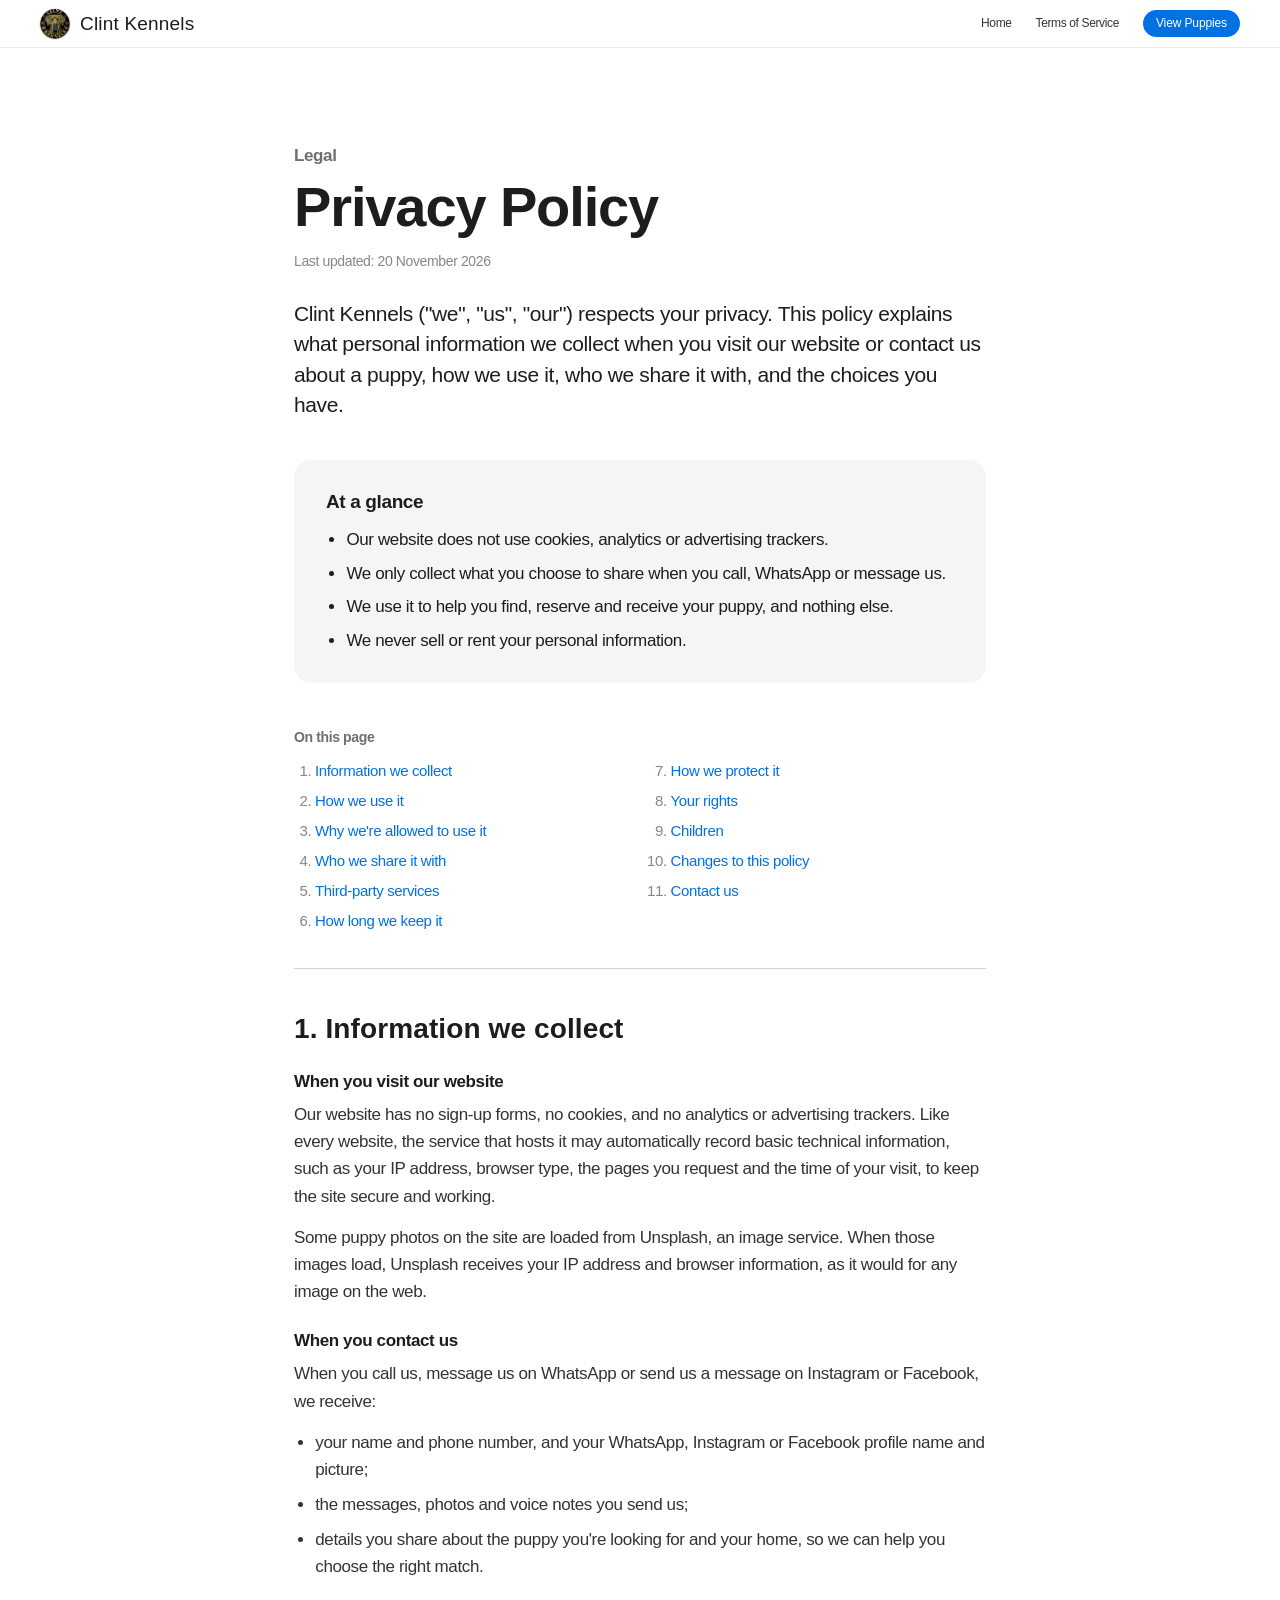
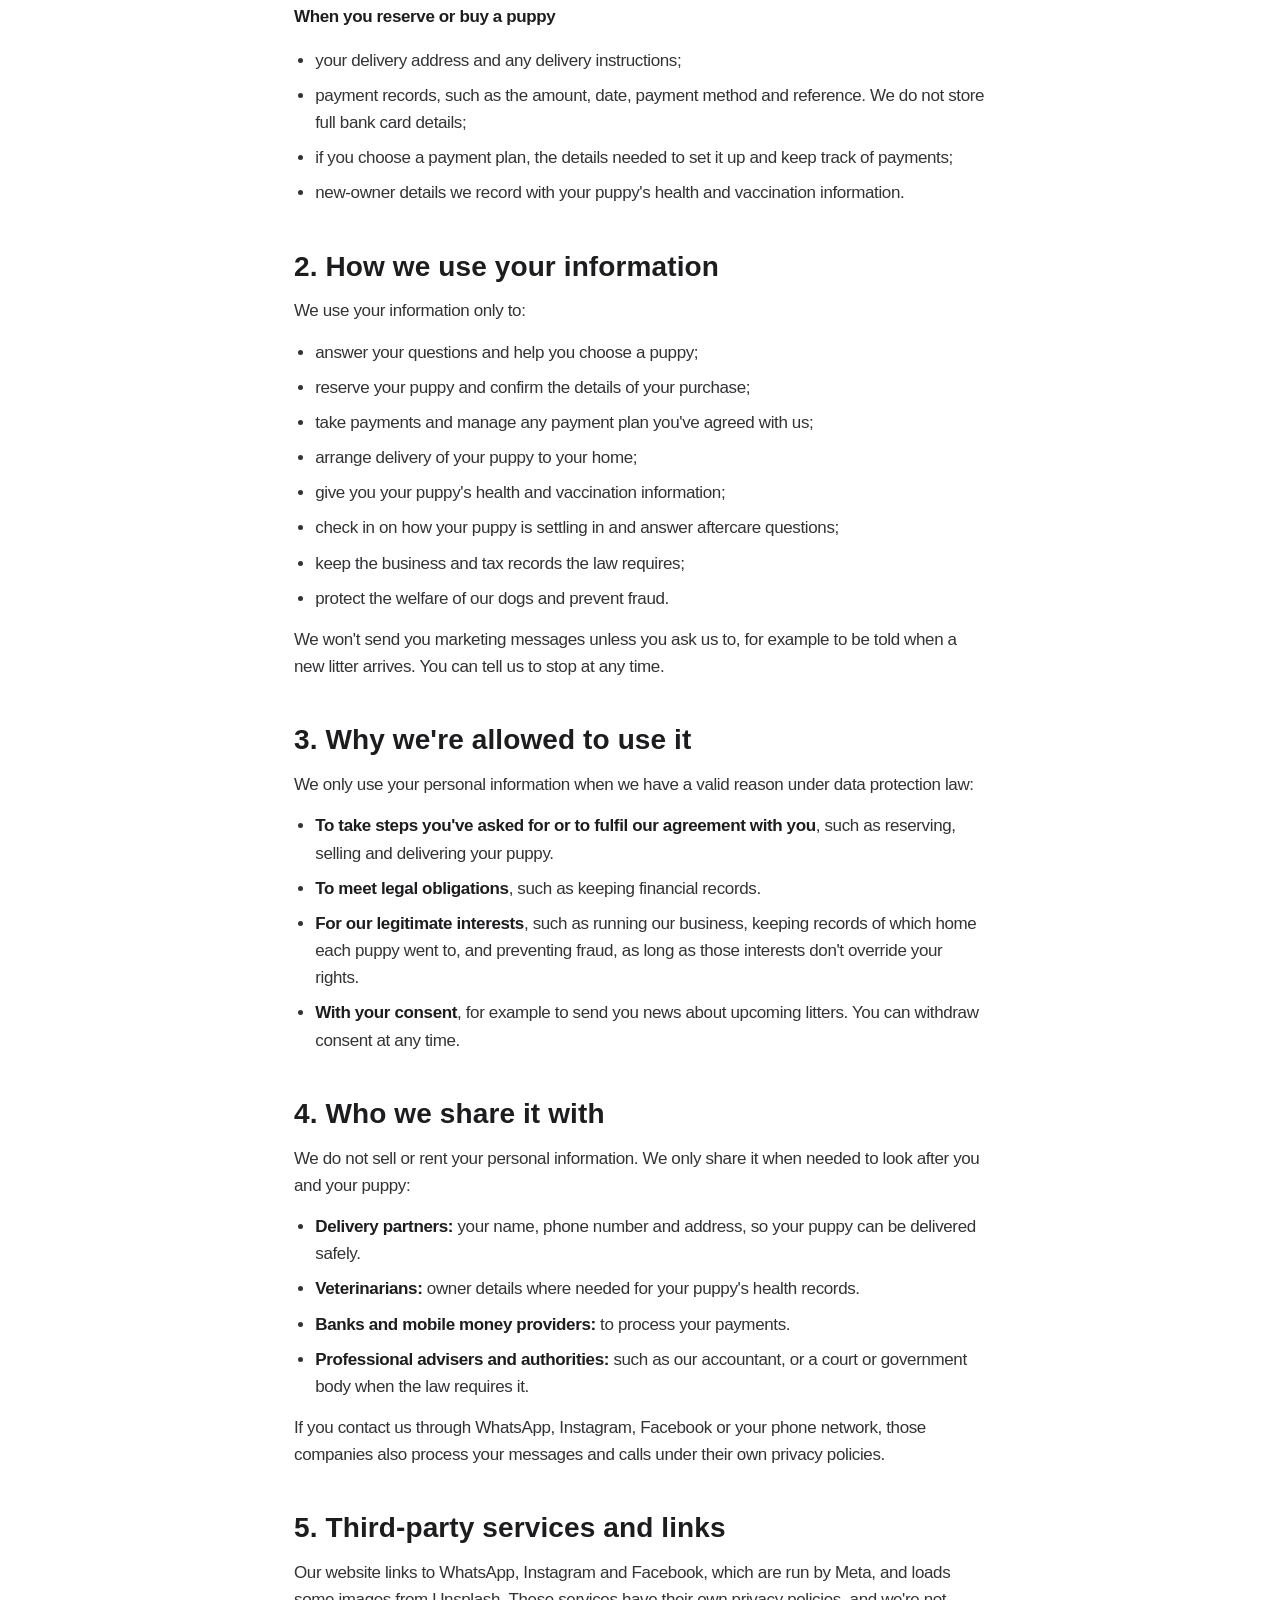
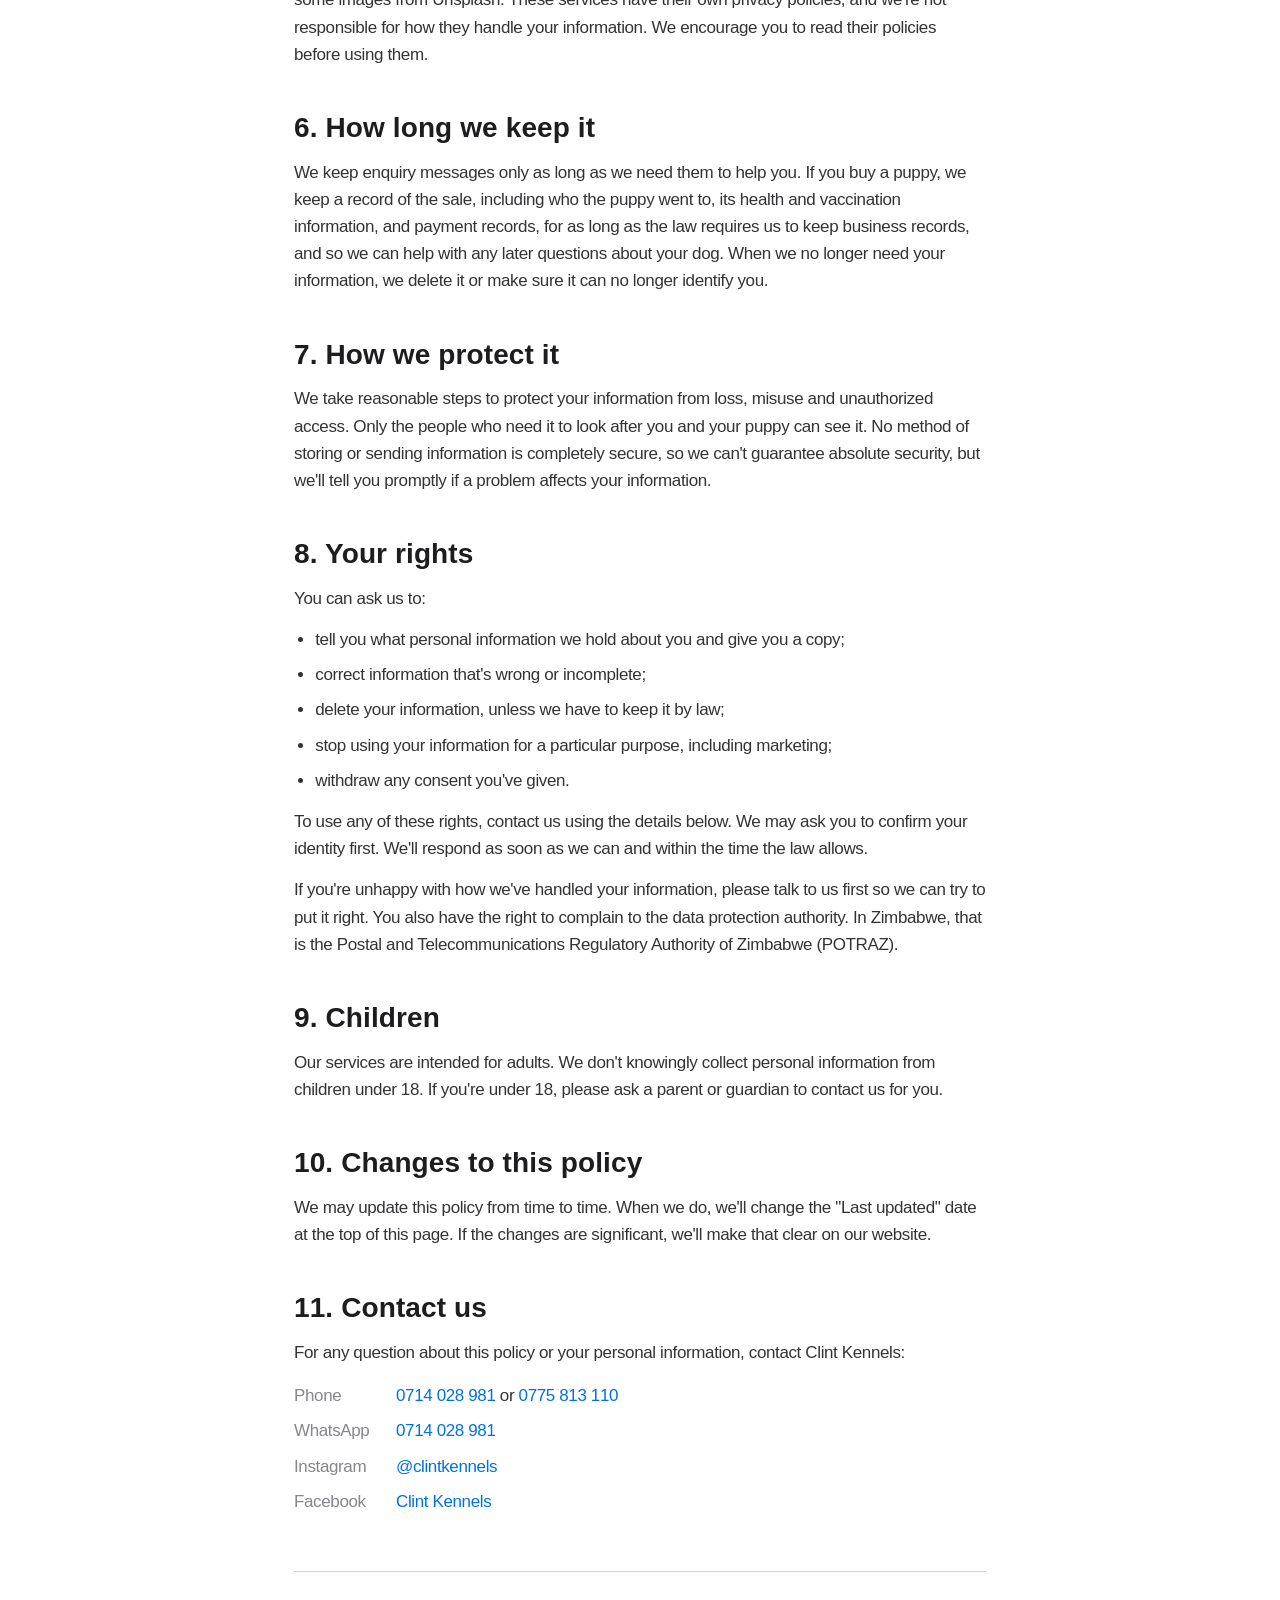
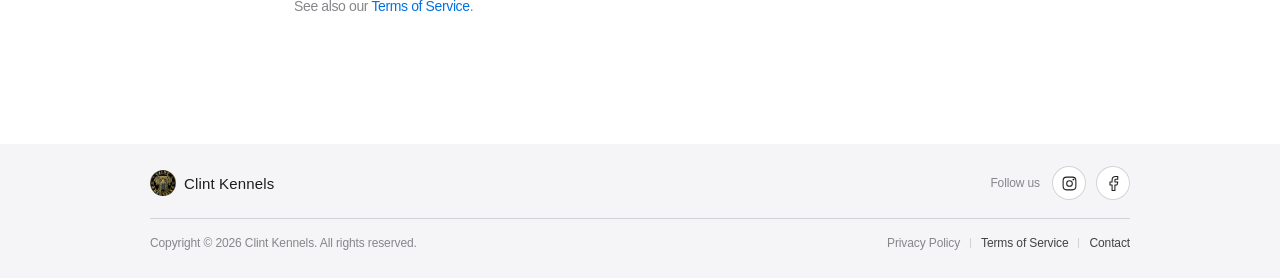
<file: privacy.html>
<!DOCTYPE html>
<html lang="en">
<head>
  <meta charset="UTF-8">
  <meta name="viewport" content="width=device-width, initial-scale=1">
  <title>Privacy Policy — Clint Kennels</title>
  <meta name="description" content="How Clint Kennels collects, uses and protects your personal information.">
  <meta name="theme-color" content="#ffffff">
  <link rel="icon" href="images/clint-kennels-logo.jpg">
  <link rel="stylesheet" href="legal.css">
  <!--
    This policy was drafted for Clint Kennels in plain language. It is not legal advice.
    Before relying on it, have a local lawyer review it, and update it whenever the way you
    handle customer information changes (for example, if you add a contact form or analytics).
  -->
</head>

<body>
  <a class="skip-link" href="#main">Skip to content</a>

  <header class="nav">
    <div class="container container--wide nav__inner">
      <a class="brand" href="index.html" aria-label="Clint Kennels home">
        <img src="images/clint-kennels-logo.jpg" alt="" width="30" height="30">
        <span>Clint Kennels</span>
      </a>
      <div class="nav__right">
        <a class="nav__link" href="index.html">Home</a>
        <a class="nav__link" href="terms.html">Terms of Service</a>
        <a class="btn" href="index.html#available">View Puppies</a>
      </div>
    </div>
  </header>

  <main id="main" class="legal">
    <article class="container">
      <p class="legal__eyebrow">Legal</p>
      <h1>Privacy Policy</h1>
      <p class="legal__updated">Last updated: 20 November 2026</p>

      <p class="legal__lead">
        Clint Kennels ("we", "us", "our") respects your privacy. This policy explains what personal
        information we collect when you visit our website or contact us about a puppy, how we use it,
        who we share it with, and the choices you have.
      </p>

      <div class="summary">
        <h2>At a glance</h2>
        <ul>
          <li>Our website does not use cookies, analytics or advertising trackers.</li>
          <li>We only collect what you choose to share when you call, WhatsApp or message us.</li>
          <li>We use it to help you find, reserve and receive your puppy, and nothing else.</li>
          <li>We never sell or rent your personal information.</li>
        </ul>
      </div>

      <nav class="toc" aria-label="On this page">
        <h2>On this page</h2>
        <ol>
          <li><a href="#collect">Information we collect</a></li>
          <li><a href="#use">How we use it</a></li>
          <li><a href="#basis">Why we're allowed to use it</a></li>
          <li><a href="#share">Who we share it with</a></li>
          <li><a href="#third-party">Third-party services</a></li>
          <li><a href="#retention">How long we keep it</a></li>
          <li><a href="#security">How we protect it</a></li>
          <li><a href="#rights">Your rights</a></li>
          <li><a href="#children">Children</a></li>
          <li><a href="#changes">Changes to this policy</a></li>
          <li><a href="#contact">Contact us</a></li>
        </ol>
      </nav>

      <section id="collect">
        <h2>1. Information we collect</h2>

        <h3>When you visit our website</h3>
        <p>
          Our website has no sign-up forms, no cookies, and no analytics or advertising trackers. Like
          every website, the service that hosts it may automatically record basic technical
          information, such as your IP address, browser type, the pages you request and the time of
          your visit, to keep the site secure and working.
        </p>
        <p>
          Some puppy photos on the site are loaded from Unsplash, an image service. When those images
          load, Unsplash receives your IP address and browser information, as it would for any image
          on the web.
        </p>

        <h3>When you contact us</h3>
        <p>When you call us, message us on WhatsApp or send us a message on Instagram or Facebook, we receive:</p>
        <ul>
          <li>your name and phone number, and your WhatsApp, Instagram or Facebook profile name and picture;</li>
          <li>the messages, photos and voice notes you send us;</li>
          <li>details you share about the puppy you're looking for and your home, so we can help you choose the right match.</li>
        </ul>

        <h3>When you reserve or buy a puppy</h3>
        <ul>
          <li>your delivery address and any delivery instructions;</li>
          <li>payment records, such as the amount, date, payment method and reference. We do not store full bank card details;</li>
          <li>if you choose a payment plan, the details needed to set it up and keep track of payments;</li>
          <li>new-owner details we record with your puppy's health and vaccination information.</li>
        </ul>
      </section>

      <section id="use">
        <h2>2. How we use your information</h2>
        <p>We use your information only to:</p>
        <ul>
          <li>answer your questions and help you choose a puppy;</li>
          <li>reserve your puppy and confirm the details of your purchase;</li>
          <li>take payments and manage any payment plan you've agreed with us;</li>
          <li>arrange delivery of your puppy to your home;</li>
          <li>give you your puppy's health and vaccination information;</li>
          <li>check in on how your puppy is settling in and answer aftercare questions;</li>
          <li>keep the business and tax records the law requires;</li>
          <li>protect the welfare of our dogs and prevent fraud.</li>
        </ul>
        <p>
          We won't send you marketing messages unless you ask us to, for example to be told when a new
          litter arrives. You can tell us to stop at any time.
        </p>
      </section>

      <section id="basis">
        <h2>3. Why we're allowed to use it</h2>
        <p>We only use your personal information when we have a valid reason under data protection law:</p>
        <ul>
          <li><strong>To take steps you've asked for or to fulfil our agreement with you</strong>, such as reserving, selling and delivering your puppy.</li>
          <li><strong>To meet legal obligations</strong>, such as keeping financial records.</li>
          <li><strong>For our legitimate interests</strong>, such as running our business, keeping records of which home each puppy went to, and preventing fraud, as long as those interests don't override your rights.</li>
          <li><strong>With your consent</strong>, for example to send you news about upcoming litters. You can withdraw consent at any time.</li>
        </ul>
      </section>

      <section id="share">
        <h2>4. Who we share it with</h2>
        <p>We do not sell or rent your personal information. We only share it when needed to look after you and your puppy:</p>
        <ul>
          <li><strong>Delivery partners:</strong> your name, phone number and address, so your puppy can be delivered safely.</li>
          <li><strong>Veterinarians:</strong> owner details where needed for your puppy's health records.</li>
          <li><strong>Banks and mobile money providers:</strong> to process your payments.</li>
          <li><strong>Professional advisers and authorities:</strong> such as our accountant, or a court or government body when the law requires it.</li>
        </ul>
        <p>
          If you contact us through WhatsApp, Instagram, Facebook or your phone network, those companies also
          process your messages and calls under their own privacy policies.
        </p>
      </section>

      <section id="third-party">
        <h2>5. Third-party services and links</h2>
        <p>
          Our website links to WhatsApp, Instagram and Facebook, which are run by Meta, and loads some images from
          Unsplash. These services have their own privacy policies, and we're not responsible for how
          they handle your information. We encourage you to read their policies before using them.
        </p>
      </section>

      <section id="retention">
        <h2>6. How long we keep it</h2>
        <p>
          We keep enquiry messages only as long as we need them to help you. If you buy a puppy, we keep
          a record of the sale, including who the puppy went to, its health and vaccination information,
          and payment records, for as long as the law requires us to keep business records, and so we
          can help with any later questions about your dog. When we no longer need your information, we
          delete it or make sure it can no longer identify you.
        </p>
      </section>

      <section id="security">
        <h2>7. How we protect it</h2>
        <p>
          We take reasonable steps to protect your information from loss, misuse and unauthorized
          access. Only the people who need it to look after you and your puppy can see it. No method of
          storing or sending information is completely secure, so we can't guarantee absolute
          security, but we'll tell you promptly if a problem affects your information.
        </p>
      </section>

      <section id="rights">
        <h2>8. Your rights</h2>
        <p>You can ask us to:</p>
        <ul>
          <li>tell you what personal information we hold about you and give you a copy;</li>
          <li>correct information that's wrong or incomplete;</li>
          <li>delete your information, unless we have to keep it by law;</li>
          <li>stop using your information for a particular purpose, including marketing;</li>
          <li>withdraw any consent you've given.</li>
        </ul>
        <p>
          To use any of these rights, contact us using the details below. We may ask you to confirm
          your identity first. We'll respond as soon as we can and within the time the law allows.
        </p>
        <p>
          If you're unhappy with how we've handled your information, please talk to us first so we can
          try to put it right. You also have the right to complain to the data protection authority.
          In Zimbabwe, that is the Postal and Telecommunications Regulatory Authority of Zimbabwe (POTRAZ).
        </p>
      </section>

      <section id="children">
        <h2>9. Children</h2>
        <p>
          Our services are intended for adults. We don't knowingly collect personal information from
          children under 18. If you're under 18, please ask a parent or guardian to contact us for you.
        </p>
      </section>

      <section id="changes">
        <h2>10. Changes to this policy</h2>
        <p>
          We may update this policy from time to time. When we do, we'll change the "Last updated" date
          at the top of this page. If the changes are significant, we'll make that clear on our website.
        </p>
      </section>

      <section id="contact">
        <h2>11. Contact us</h2>
        <p>For any question about this policy or your personal information, contact Clint Kennels:</p>
        <ul class="contact-list">
          <li><span>Phone</span><span><a href="tel:0714028981">0714 028 981</a> or <a href="tel:0775813110">0775 813 110</a></span></li>
          <li><span>WhatsApp</span><span><a href="https://wa.me/263714028981" target="_blank" rel="noopener">0714 028 981</a></span></li>
          <li><span>Instagram</span><span><a href="https://www.instagram.com/clintkennels/" target="_blank" rel="noopener">@clintkennels</a></span></li>
          <li><span>Facebook</span><span><a href="https://www.facebook.com/profile.php?id=61584107041089" target="_blank" rel="noopener">Clint Kennels</a></span></li>
        </ul>
      </section>

      <p class="legal__note">See also our <a href="terms.html">Terms of Service</a>.</p>
    </article>
  </main>

  <footer class="footer">
    <div class="container">
      <div class="footer__top">
        <a class="footer__brand" href="index.html">
          <img src="images/clint-kennels-logo.jpg" alt="" width="26" height="26">
          Clint Kennels
        </a>
        <div class="socials">
          <span class="socials__label">Follow us</span>
          <a class="social" href="https://www.instagram.com/clintkennels/" target="_blank" rel="noopener me" aria-label="Clint Kennels on Instagram" title="Instagram">
            <span class="social__icon" aria-hidden="true">
              <svg class="icon" viewBox="0 0 24 24"><rect x="3" y="3" width="18" height="18" rx="5"/><circle cx="12" cy="12" r="4"/><circle cx="17.5" cy="6.5" r=".6" fill="currentColor"/></svg>
            </span>
          </a>
          <a class="social" href="https://www.facebook.com/profile.php?id=61584107041089" target="_blank" rel="noopener me" aria-label="Clint Kennels on Facebook" title="Facebook">
            <span class="social__icon" aria-hidden="true">
              <svg class="icon" viewBox="0 0 24 24"><path d="M18 2h-3a5 5 0 0 0-5 5v3H7v4h3v8h4v-8h3l1-4h-4V7a1 1 0 0 1 1-1h3z"/></svg>
            </span>
          </a>
        </div>
      </div>
      <div class="footer__bottom">
        <p>Copyright © <span data-year>2026</span> Clint Kennels. All rights reserved.</p>
        <ul class="footer__links">
          <li><a href="privacy.html" aria-current="page">Privacy Policy</a></li>
          <li><a href="terms.html">Terms of Service</a></li>
          <li><a href="index.html#contact">Contact</a></li>
        </ul>
      </div>
    </div>
  </footer>

  <script>
    document.querySelectorAll('[data-year]').forEach(function (el) { el.textContent = new Date().getFullYear(); });
  </script>
</body>
</html>
</file>
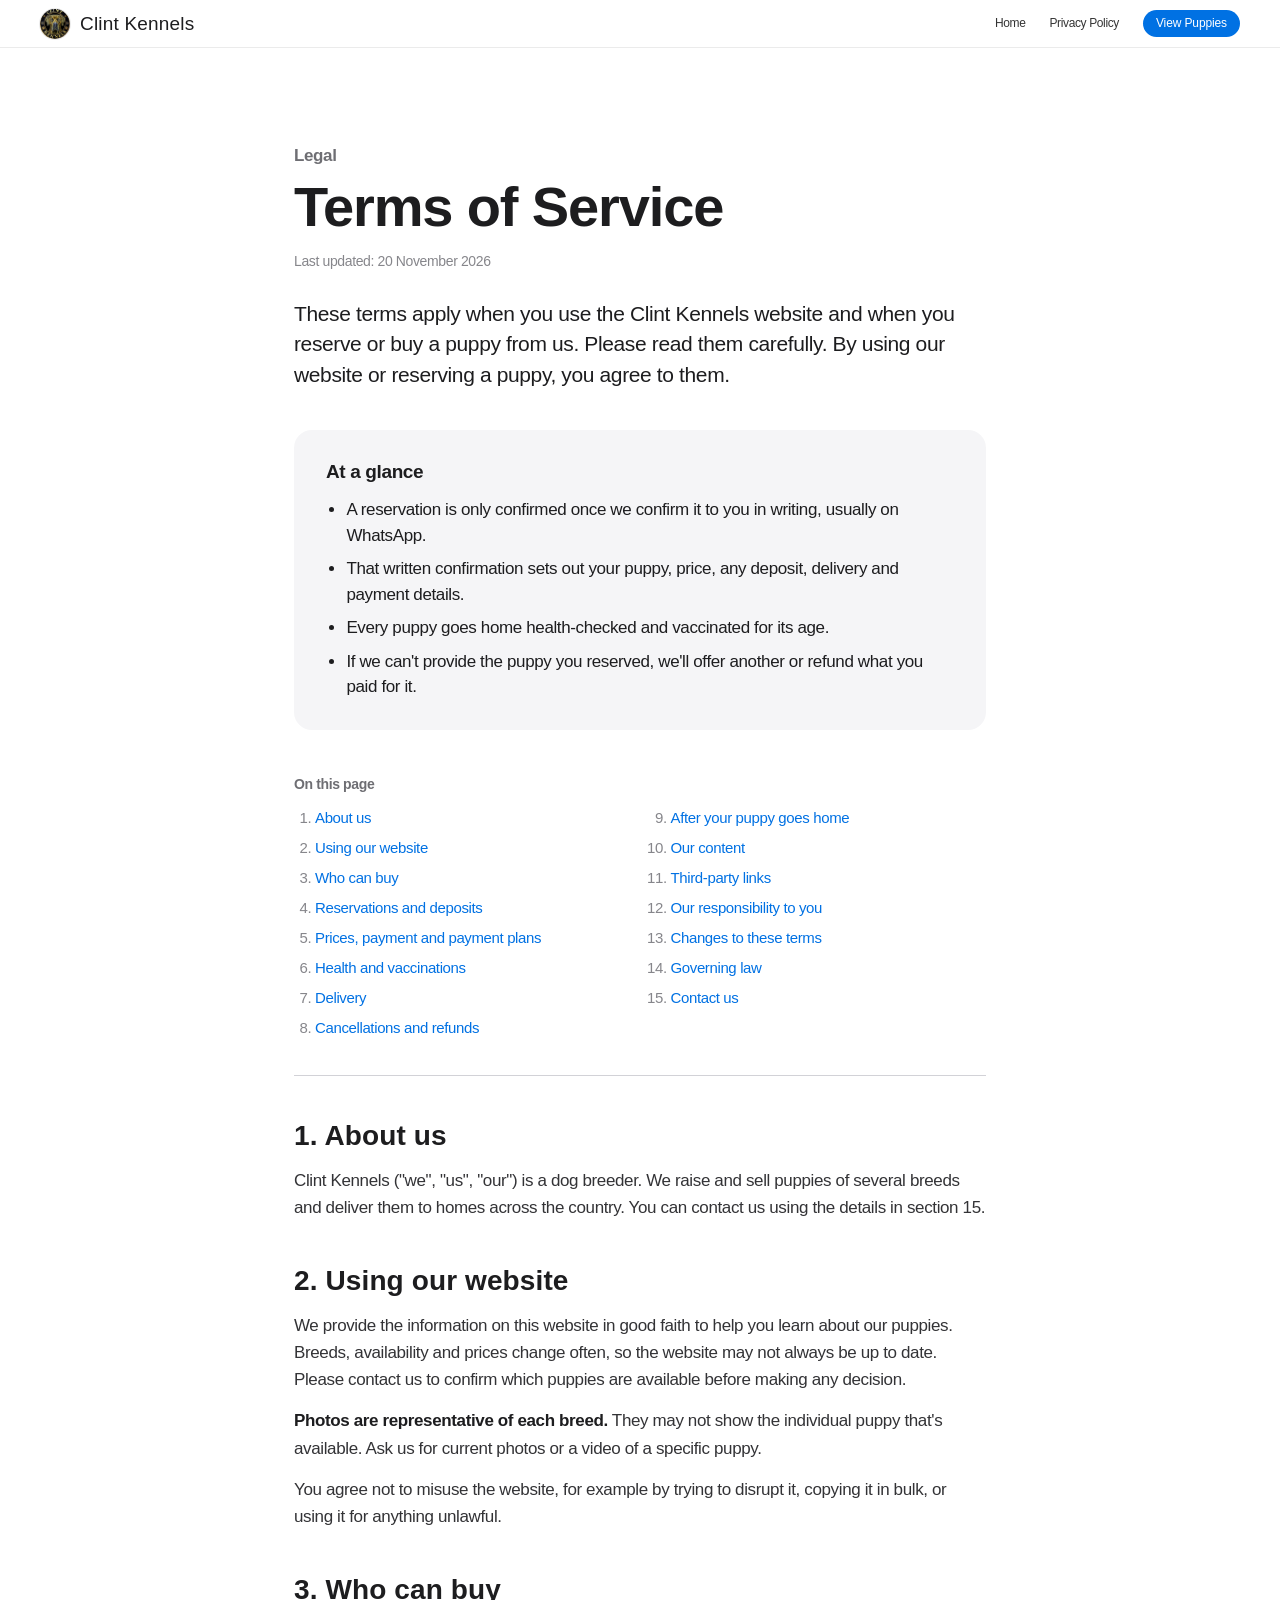
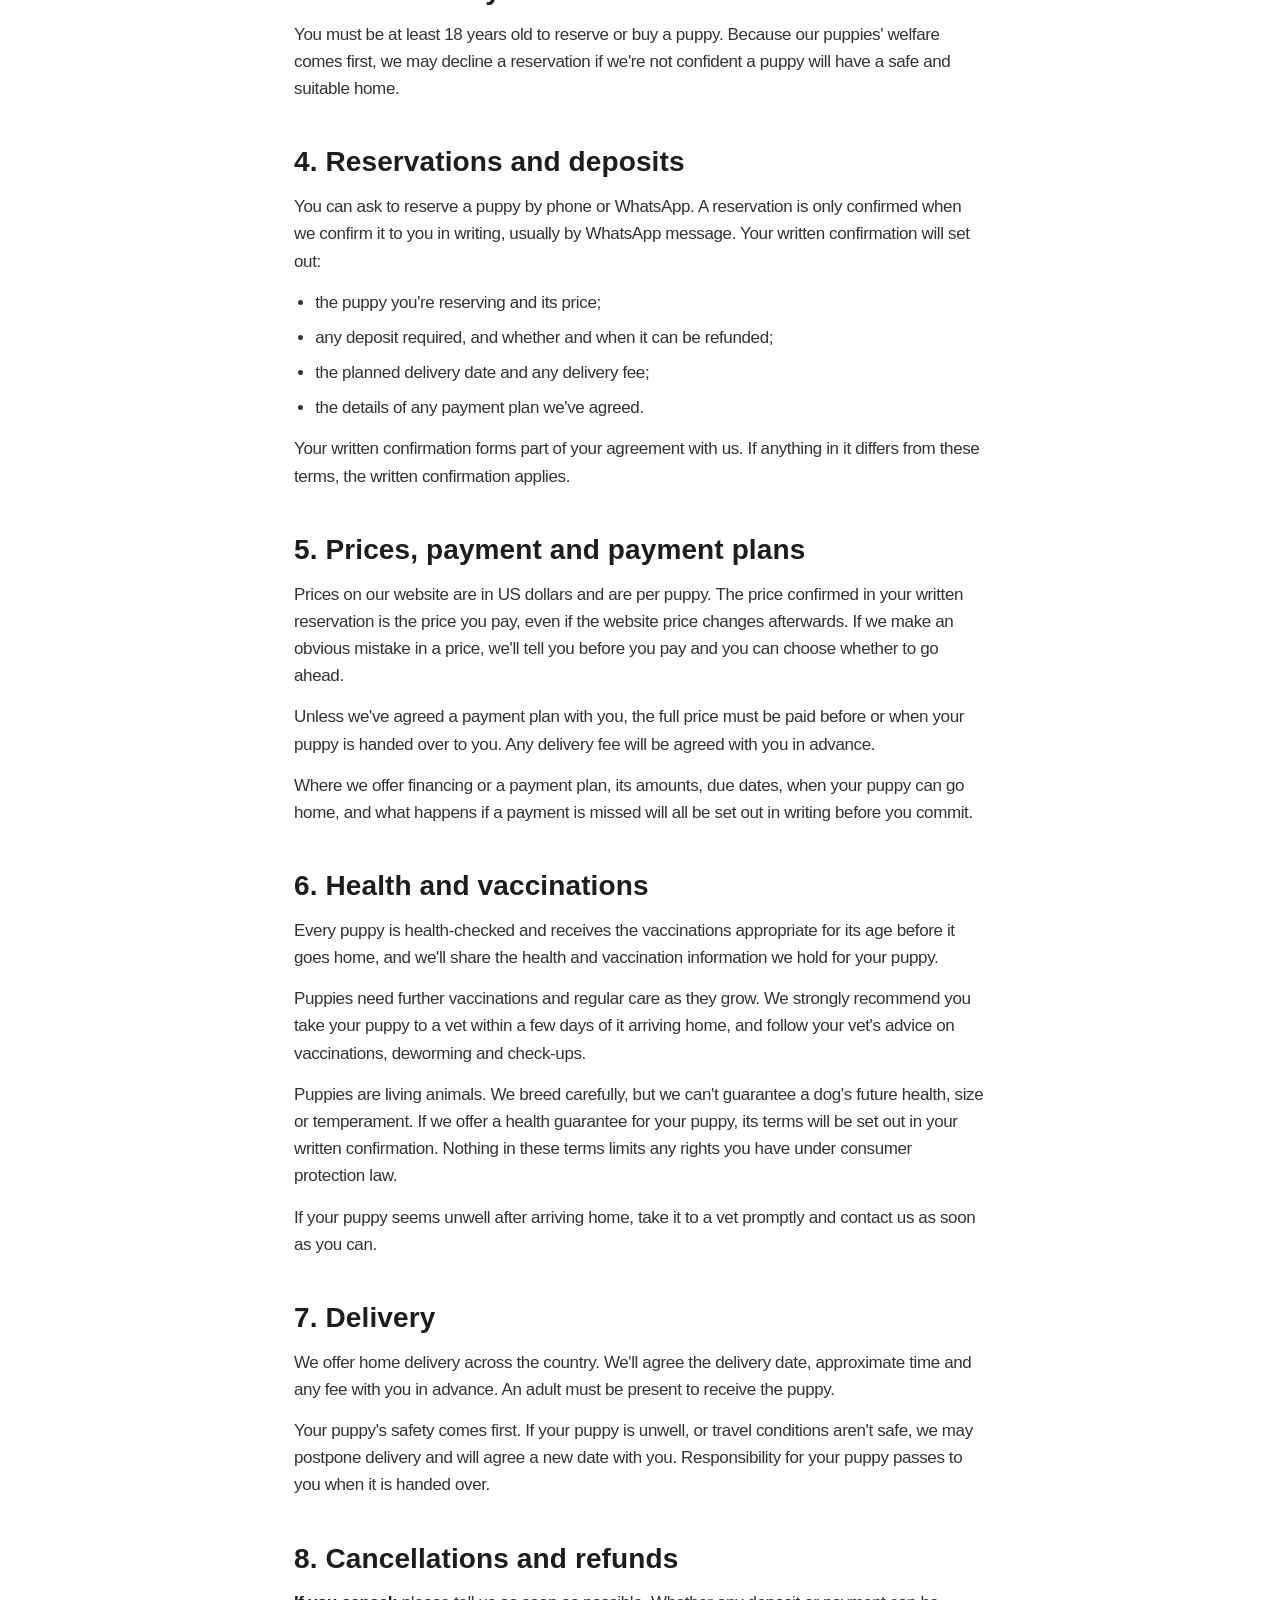
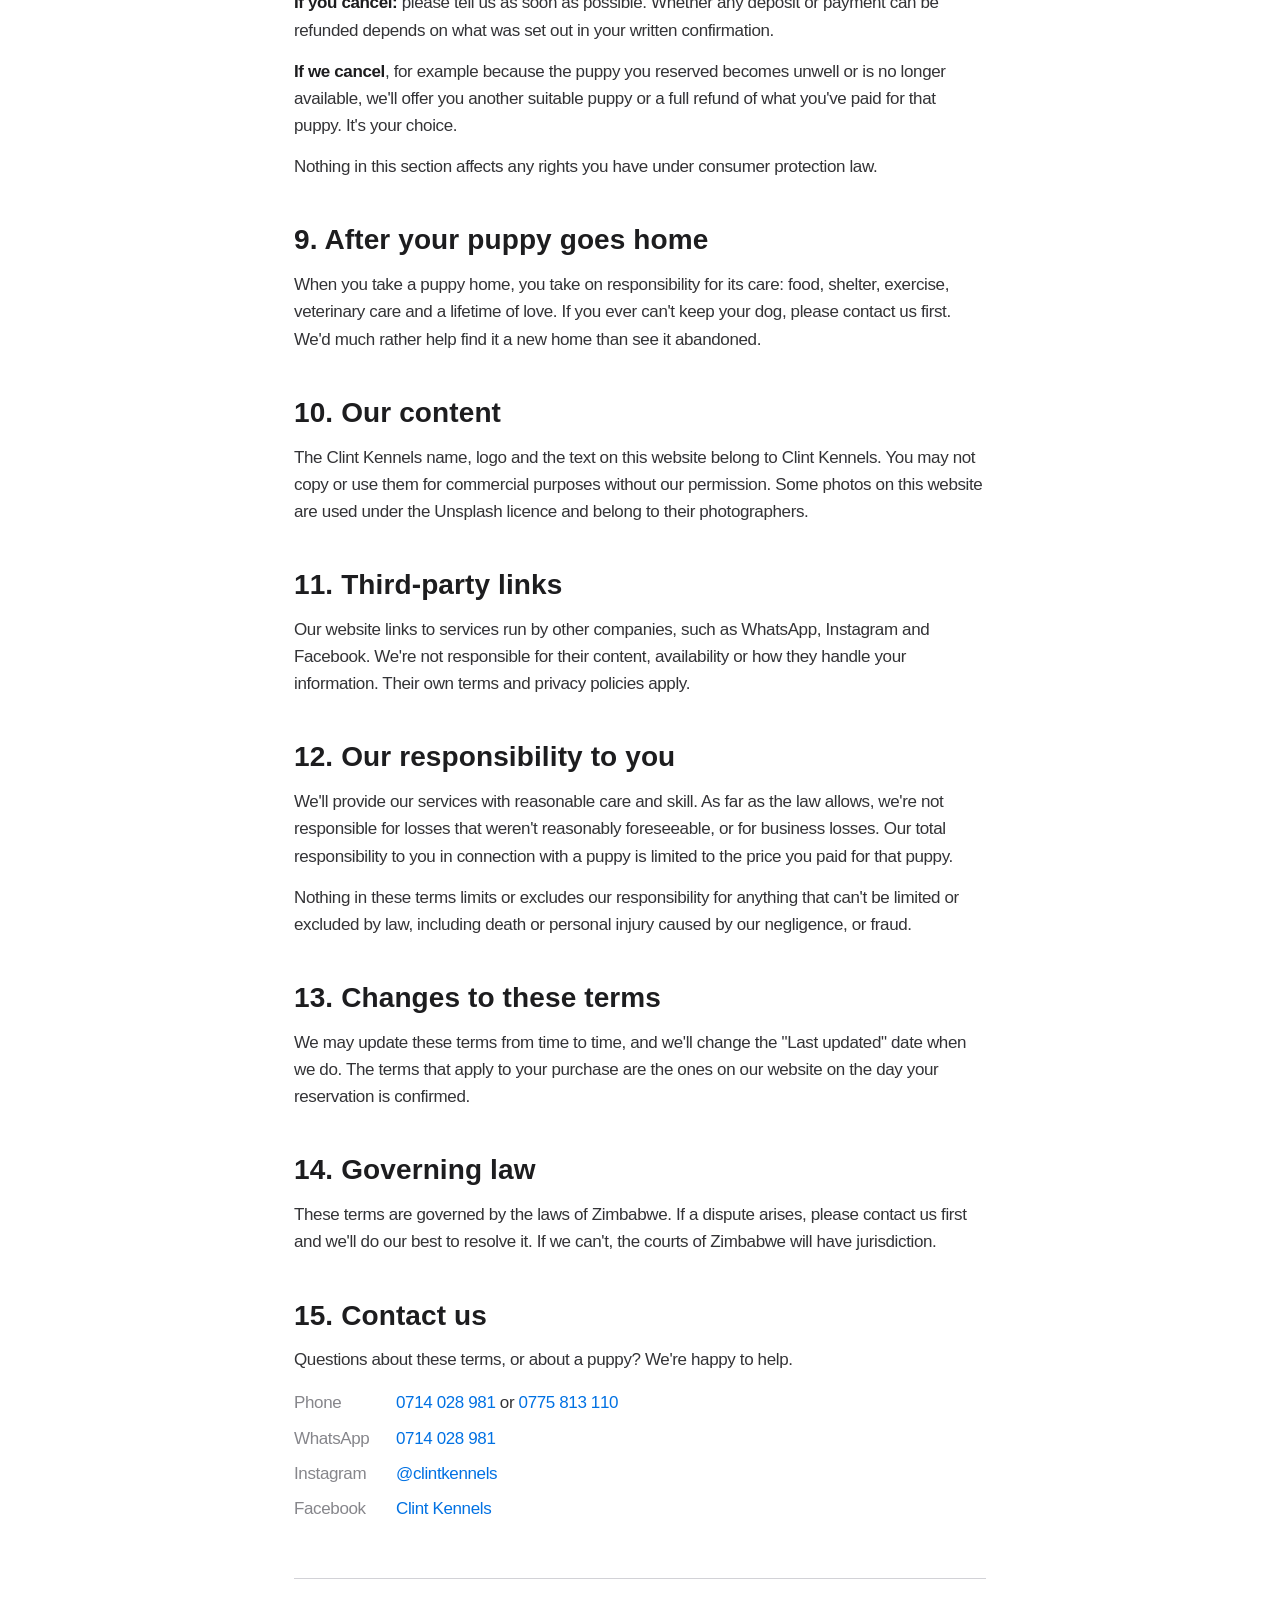
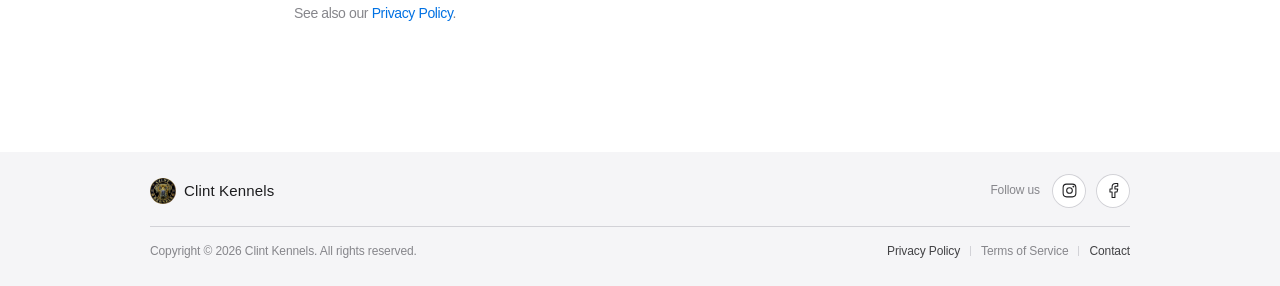
<file: terms.html>
<!DOCTYPE html>
<html lang="en">
<head>
  <meta charset="UTF-8">
  <meta name="viewport" content="width=device-width, initial-scale=1">
  <title>Terms of Service — Clint Kennels</title>
  <meta name="description" content="The terms that apply when you use the Clint Kennels website or reserve and buy a puppy from us.">
  <meta name="theme-color" content="#ffffff">
  <link rel="icon" href="images/clint-kennels-logo.jpg">
  <link rel="stylesheet" href="legal.css">
  <!--
    These terms were drafted for Clint Kennels in plain language. They are not legal advice.
    Deposits, refunds, health guarantees, delivery fees and payment plans are deliberately left to
    the written confirmation you send each buyer (section 4). Have a local lawyer review these terms
    before relying on them.
  -->
</head>

<body>
  <a class="skip-link" href="#main">Skip to content</a>

  <header class="nav">
    <div class="container container--wide nav__inner">
      <a class="brand" href="index.html" aria-label="Clint Kennels home">
        <img src="images/clint-kennels-logo.jpg" alt="" width="30" height="30">
        <span>Clint Kennels</span>
      </a>
      <div class="nav__right">
        <a class="nav__link" href="index.html">Home</a>
        <a class="nav__link" href="privacy.html">Privacy Policy</a>
        <a class="btn" href="index.html#available">View Puppies</a>
      </div>
    </div>
  </header>

  <main id="main" class="legal">
    <article class="container">
      <p class="legal__eyebrow">Legal</p>
      <h1>Terms of Service</h1>
      <p class="legal__updated">Last updated: 20 November 2026</p>

      <p class="legal__lead">
        These terms apply when you use the Clint Kennels website and when you reserve or buy a puppy
        from us. Please read them carefully. By using our website or reserving a puppy, you agree to them.
      </p>

      <div class="summary">
        <h2>At a glance</h2>
        <ul>
          <li>A reservation is only confirmed once we confirm it to you in writing, usually on WhatsApp.</li>
          <li>That written confirmation sets out your puppy, price, any deposit, delivery and payment details.</li>
          <li>Every puppy goes home health-checked and vaccinated for its age.</li>
          <li>If we can't provide the puppy you reserved, we'll offer another or refund what you paid for it.</li>
        </ul>
      </div>

      <nav class="toc" aria-label="On this page">
        <h2>On this page</h2>
        <ol>
          <li><a href="#about">About us</a></li>
          <li><a href="#website">Using our website</a></li>
          <li><a href="#eligibility">Who can buy</a></li>
          <li><a href="#reservations">Reservations and deposits</a></li>
          <li><a href="#payment">Prices, payment and payment plans</a></li>
          <li><a href="#health">Health and vaccinations</a></li>
          <li><a href="#delivery">Delivery</a></li>
          <li><a href="#cancellations">Cancellations and refunds</a></li>
          <li><a href="#care">After your puppy goes home</a></li>
          <li><a href="#ip">Our content</a></li>
          <li><a href="#links">Third-party links</a></li>
          <li><a href="#liability">Our responsibility to you</a></li>
          <li><a href="#changes">Changes to these terms</a></li>
          <li><a href="#law">Governing law</a></li>
          <li><a href="#contact">Contact us</a></li>
        </ol>
      </nav>

      <section id="about">
        <h2>1. About us</h2>
        <p>
          Clint Kennels ("we", "us", "our") is a dog breeder. We raise and sell puppies of several
          breeds and deliver them to homes across the country. You can contact us using the details in
          section 15.
        </p>
      </section>

      <section id="website">
        <h2>2. Using our website</h2>
        <p>
          We provide the information on this website in good faith to help you learn about our puppies.
          Breeds, availability and prices change often, so the website may not always be up to date.
          Please contact us to confirm which puppies are available before making any decision.
        </p>
        <p>
          <strong>Photos are representative of each breed.</strong> They may not show the individual
          puppy that's available. Ask us for current photos or a video of a specific puppy.
        </p>
        <p>
          You agree not to misuse the website, for example by trying to disrupt it, copying it in bulk,
          or using it for anything unlawful.
        </p>
      </section>

      <section id="eligibility">
        <h2>3. Who can buy</h2>
        <p>
          You must be at least 18 years old to reserve or buy a puppy. Because our puppies' welfare
          comes first, we may decline a reservation if we're not confident a puppy will have a safe and
          suitable home.
        </p>
      </section>

      <section id="reservations">
        <h2>4. Reservations and deposits</h2>
        <p>
          You can ask to reserve a puppy by phone or WhatsApp. A reservation is only confirmed when we
          confirm it to you in writing, usually by WhatsApp message. Your written confirmation will set
          out:
        </p>
        <ul>
          <li>the puppy you're reserving and its price;</li>
          <li>any deposit required, and whether and when it can be refunded;</li>
          <li>the planned delivery date and any delivery fee;</li>
          <li>the details of any payment plan we've agreed.</li>
        </ul>
        <p>
          Your written confirmation forms part of your agreement with us. If anything in it differs from
          these terms, the written confirmation applies.
        </p>
      </section>

      <section id="payment">
        <h2>5. Prices, payment and payment plans</h2>
        <p>
          Prices on our website are in US dollars and are per puppy. The price confirmed in your written
          reservation is the price you pay, even if the website price changes afterwards. If we make an
          obvious mistake in a price, we'll tell you before you pay and you can choose whether to go ahead.
        </p>
        <p>
          Unless we've agreed a payment plan with you, the full price must be paid before or when your
          puppy is handed over to you. Any delivery fee will be agreed with you in advance.
        </p>
        <p>
          Where we offer financing or a payment plan, its amounts, due dates, when your puppy can go home,
          and what happens if a payment is missed will all be set out in writing before you commit.
        </p>
      </section>

      <section id="health">
        <h2>6. Health and vaccinations</h2>
        <p>
          Every puppy is health-checked and receives the vaccinations appropriate for its age before it
          goes home, and we'll share the health and vaccination information we hold for your puppy.
        </p>
        <p>
          Puppies need further vaccinations and regular care as they grow. We strongly recommend you take
          your puppy to a vet within a few days of it arriving home, and follow your vet's advice on
          vaccinations, deworming and check-ups.
        </p>
        <p>
          Puppies are living animals. We breed carefully, but we can't guarantee a dog's future health,
          size or temperament. If we offer a health guarantee for your puppy, its terms will be set out in
          your written confirmation. Nothing in these terms limits any rights you have under consumer
          protection law.
        </p>
        <p>
          If your puppy seems unwell after arriving home, take it to a vet promptly and contact us as soon
          as you can.
        </p>
      </section>

      <section id="delivery">
        <h2>7. Delivery</h2>
        <p>
          We offer home delivery across the country. We'll agree the delivery date, approximate time and
          any fee with you in advance. An adult must be present to receive the puppy.
        </p>
        <p>
          Your puppy's safety comes first. If your puppy is unwell, or travel conditions aren't safe, we may
          postpone delivery and will agree a new date with you. Responsibility for your puppy passes to you
          when it is handed over.
        </p>
      </section>

      <section id="cancellations">
        <h2>8. Cancellations and refunds</h2>
        <p>
          <strong>If you cancel:</strong> please tell us as soon as possible. Whether any deposit or payment
          can be refunded depends on what was set out in your written confirmation.
        </p>
        <p>
          <strong>If we cancel</strong>, for example because the puppy you reserved becomes unwell or is
          no longer available, we'll offer you another suitable puppy or a full refund of what you've paid
          for that puppy. It's your choice.
        </p>
        <p>Nothing in this section affects any rights you have under consumer protection law.</p>
      </section>

      <section id="care">
        <h2>9. After your puppy goes home</h2>
        <p>
          When you take a puppy home, you take on responsibility for its care: food, shelter, exercise,
          veterinary care and a lifetime of love. If you ever can't keep your dog, please contact us
          first. We'd much rather help find it a new home than see it abandoned.
        </p>
      </section>

      <section id="ip">
        <h2>10. Our content</h2>
        <p>
          The Clint Kennels name, logo and the text on this website belong to Clint Kennels. You may not
          copy or use them for commercial purposes without our permission. Some photos on this website are
          used under the Unsplash licence and belong to their photographers.
        </p>
      </section>

      <section id="links">
        <h2>11. Third-party links</h2>
        <p>
          Our website links to services run by other companies, such as WhatsApp, Instagram and Facebook. We're not
          responsible for their content, availability or how they handle your information. Their own terms
          and privacy policies apply.
        </p>
      </section>

      <section id="liability">
        <h2>12. Our responsibility to you</h2>
        <p>
          We'll provide our services with reasonable care and skill. As far as the law allows, we're not
          responsible for losses that weren't reasonably foreseeable, or for business losses. Our total
          responsibility to you in connection with a puppy is limited to the price you paid for that puppy.
        </p>
        <p>
          Nothing in these terms limits or excludes our responsibility for anything that can't be limited
          or excluded by law, including death or personal injury caused by our negligence, or fraud.
        </p>
      </section>

      <section id="changes">
        <h2>13. Changes to these terms</h2>
        <p>
          We may update these terms from time to time, and we'll change the "Last updated" date when we
          do. The terms that apply to your purchase are the ones on our website on the day your
          reservation is confirmed.
        </p>
      </section>

      <section id="law">
        <h2>14. Governing law</h2>
        <p>
          These terms are governed by the laws of Zimbabwe. If a dispute arises, please contact us first
          and we'll do our best to resolve it. If we can't, the courts of Zimbabwe will have jurisdiction.
        </p>
      </section>

      <section id="contact">
        <h2>15. Contact us</h2>
        <p>Questions about these terms, or about a puppy? We're happy to help.</p>
        <ul class="contact-list">
          <li><span>Phone</span><span><a href="tel:0714028981">0714 028 981</a> or <a href="tel:0775813110">0775 813 110</a></span></li>
          <li><span>WhatsApp</span><span><a href="https://wa.me/263714028981" target="_blank" rel="noopener">0714 028 981</a></span></li>
          <li><span>Instagram</span><span><a href="https://www.instagram.com/clintkennels/" target="_blank" rel="noopener">@clintkennels</a></span></li>
          <li><span>Facebook</span><span><a href="https://www.facebook.com/profile.php?id=61584107041089" target="_blank" rel="noopener">Clint Kennels</a></span></li>
        </ul>
      </section>

      <p class="legal__note">See also our <a href="privacy.html">Privacy Policy</a>.</p>
    </article>
  </main>

  <footer class="footer">
    <div class="container">
      <div class="footer__top">
        <a class="footer__brand" href="index.html">
          <img src="images/clint-kennels-logo.jpg" alt="" width="26" height="26">
          Clint Kennels
        </a>
        <div class="socials">
          <span class="socials__label">Follow us</span>
          <a class="social" href="https://www.instagram.com/clintkennels/" target="_blank" rel="noopener me" aria-label="Clint Kennels on Instagram" title="Instagram">
            <span class="social__icon" aria-hidden="true">
              <svg class="icon" viewBox="0 0 24 24"><rect x="3" y="3" width="18" height="18" rx="5"/><circle cx="12" cy="12" r="4"/><circle cx="17.5" cy="6.5" r=".6" fill="currentColor"/></svg>
            </span>
          </a>
          <a class="social" href="https://www.facebook.com/profile.php?id=61584107041089" target="_blank" rel="noopener me" aria-label="Clint Kennels on Facebook" title="Facebook">
            <span class="social__icon" aria-hidden="true">
              <svg class="icon" viewBox="0 0 24 24"><path d="M18 2h-3a5 5 0 0 0-5 5v3H7v4h3v8h4v-8h3l1-4h-4V7a1 1 0 0 1 1-1h3z"/></svg>
            </span>
          </a>
        </div>
      </div>
      <div class="footer__bottom">
        <p>Copyright © <span data-year>2026</span> Clint Kennels. All rights reserved.</p>
        <ul class="footer__links">
          <li><a href="privacy.html">Privacy Policy</a></li>
          <li><a href="terms.html" aria-current="page">Terms of Service</a></li>
          <li><a href="index.html#contact">Contact</a></li>
        </ul>
      </div>
    </div>
  </footer>

  <script>
    document.querySelectorAll('[data-year]').forEach(function (el) { el.textContent = new Date().getFullYear(); });
  </script>
</body>
</html>
</file>
<file: legal.css>
/* =========================================================================
   Clint Kennels — styles for the legal pages (privacy.html, terms.html)
   Uses the same design tokens as index.html so the pages feel like one site.
   ========================================================================= */

/* 1. Tokens ---------------------------------------------------------------- */
:root {
  --c-white: #ffffff;
  --c-gray: #f5f5f7;
  --c-gray-2: #e8e8ed;
  --c-text: #1d1d1f;
  --c-text-2: #6e6e73;
  --c-text-3: #86868b;
  --c-line: #d2d2d7;
  --c-blue: #0071e3;
  --c-blue-hover: #0077ed;

  --font: -apple-system, BlinkMacSystemFont, "SF Pro Display", "SF Pro Text", "Segoe UI", Roboto, "Helvetica Neue", Helvetica, Arial, sans-serif;
  --radius: 18px;
  --ease: cubic-bezier(.28, .11, .32, 1);
  --nav-h: 48px;
  --gutter: 22px;
}

/* 2. Base ------------------------------------------------------------------ */
*, *::before, *::after { box-sizing: border-box; }
html { scroll-behavior: smooth; -webkit-text-size-adjust: 100%; }
body {
  margin: 0;
  font-family: var(--font);
  font-size: 17px; line-height: 1.47; letter-spacing: -.022em;
  color: var(--c-text); background: var(--c-white);
  -webkit-font-smoothing: antialiased; -moz-osx-font-smoothing: grayscale;
}
img { display: block; max-width: 100%; height: auto; }
h1, h2, h3, p { margin: 0; }
h1, h2, h3 { text-wrap: balance; }
a { color: var(--c-blue); text-decoration: none; }
a:hover { text-decoration: underline; }
:focus-visible { outline: 2px solid var(--c-blue); outline-offset: 3px; border-radius: 6px; }

.container { width: min(100% - var(--gutter) * 2, 692px); margin-inline: auto; }
.container--wide { width: min(100% - var(--gutter) * 2, 1200px); }
.sr-only { position: absolute; width: 1px; height: 1px; padding: 0; margin: -1px; overflow: hidden; clip: rect(0, 0, 0, 0); white-space: nowrap; border: 0; }
.icon { fill: none; stroke: currentColor; stroke-width: 1.5; stroke-linecap: round; stroke-linejoin: round; }

.skip-link {
  position: absolute; left: 12px; top: -60px; z-index: 1000;
  padding: 10px 18px; border-radius: 980px;
  background: var(--c-text); color: #fff; font-size: 14px; transition: top .2s;
}
.skip-link:focus { top: 12px; text-decoration: none; }

/* 3. Buttons --------------------------------------------------------------- */
.btn {
  display: inline-flex; align-items: center; justify-content: center;
  padding: 5px 13px; border-radius: 980px;
  font-size: 12px; letter-spacing: -.01em; white-space: nowrap;
  background: var(--c-blue); color: #fff; text-decoration: none !important;
  transition: background-color .3s var(--ease), transform .3s var(--ease);
}
.btn:hover { background: var(--c-blue-hover); }
.btn:active { transform: scale(.97); }

/* 4. Navigation (glass bar) ------------------------------------------------ */
.nav { position: sticky; top: 0; z-index: 100; height: var(--nav-h); border-bottom: 1px solid rgba(0, 0, 0, .08); }
.nav::before {
  content: ""; position: absolute; inset: 0; z-index: -1;
  background: rgba(255, 255, 255, .72);
  -webkit-backdrop-filter: saturate(180%) blur(20px);
  backdrop-filter: saturate(180%) blur(20px);
}
@supports not ((backdrop-filter: blur(1px)) or (-webkit-backdrop-filter: blur(1px))) {
  .nav::before { background: rgba(255, 255, 255, .96); }
}
.nav__inner { height: 100%; display: flex; align-items: center; justify-content: space-between; gap: 16px; }
.brand { display: inline-flex; align-items: center; gap: 10px; color: var(--c-text); text-decoration: none !important; }
.brand img { width: 30px; height: 30px; border-radius: 50%; object-fit: cover; box-shadow: 0 0 0 1px rgba(0, 0, 0, .08); }
.brand span { font-size: 19px; font-weight: 300; letter-spacing: .01em; white-space: nowrap; }
.nav__right { display: flex; align-items: center; gap: 24px; }
.nav__link { font-size: 12px; color: rgba(0, 0, 0, .8); }
.nav__link:hover { color: #000; text-decoration: none; }

/* 5. Legal document -------------------------------------------------------- */
.legal { padding: clamp(56px, 8vw, 96px) 0 clamp(88px, 10vw, 140px); }

.legal__eyebrow { font-size: 17px; font-weight: 600; color: var(--c-text-2); margin-bottom: 8px; }
.legal h1 { font-size: clamp(36px, 6vw, 56px); font-weight: 700; line-height: 1.07; letter-spacing: -.02em; }
.legal__updated { margin-top: 14px; font-size: 14px; color: var(--c-text-3); }
.legal__lead { margin-top: 28px; font-size: clamp(19px, 2vw, 21px); line-height: 1.43; color: var(--c-text); }

/* "At a glance" box */
.summary { margin-top: 40px; padding: 28px 32px 30px; border-radius: var(--radius); background: var(--c-gray); }
.summary h2 { font-size: 19px; font-weight: 700; margin: 0 0 12px; }
.summary ul { margin: 0; padding-left: 1.2em; }
.summary li { font-size: 17px; line-height: 1.5; }
.summary li + li { margin-top: 8px; }

/* Table of contents */
.toc { margin-top: 44px; padding-bottom: 36px; border-bottom: 1px solid var(--c-line); }
.toc h2 { font-size: 14px; font-weight: 600; color: var(--c-text-2); margin-bottom: 12px; }
.toc ol { margin: 0; padding-left: 1.4em; columns: 2; column-gap: 40px; font-size: 15px; }
.toc li { margin: 0 0 8px; break-inside: avoid; color: var(--c-text-3); }

/* Sections */
.legal section { padding-top: 44px; scroll-margin-top: calc(var(--nav-h) + 16px); }
.legal section h2 { font-size: clamp(22px, 2.6vw, 28px); font-weight: 700; line-height: 1.17; letter-spacing: .004em; margin-bottom: 14px; }
.legal section h3 { font-size: 17px; font-weight: 600; margin: 24px 0 6px; }
.legal section p,
.legal section li { font-size: 17px; line-height: 1.6; color: #333336; }
.legal section p + p,
.legal section ul + p,
.legal section p + ul { margin-top: 14px; }
.legal section ul { margin-bottom: 0; padding-left: 1.25em; }
.legal section li + li { margin-top: 8px; }
.legal strong { color: var(--c-text); font-weight: 600; }

.contact-list { list-style: none; padding: 0 !important; margin-top: 16px !important; }
.contact-list li { display: flex; gap: 12px; }
.contact-list li span:first-child { min-width: 90px; color: var(--c-text-3); }

.legal__note { margin-top: 56px; padding-top: 24px; border-top: 1px solid var(--c-line); font-size: 14px; color: var(--c-text-3); }

/* 6. Footer ---------------------------------------------------------------- */
.footer { background: var(--c-gray); color: var(--c-text-3); font-size: 12px; line-height: 1.4; letter-spacing: -.01em; padding: 22px 0 26px; }
.footer .container { width: min(100% - var(--gutter) * 2, 980px); }
.footer__top { display: flex; flex-wrap: wrap; align-items: center; justify-content: space-between; gap: 14px; padding-bottom: 18px; margin-bottom: 16px; border-bottom: 1px solid var(--c-line); }
.footer__brand { display: inline-flex; align-items: center; gap: 8px; color: var(--c-text) !important; font-size: 15px; font-weight: 300; letter-spacing: .01em; text-decoration: none !important; }
.footer__brand img { width: 26px; height: 26px; border-radius: 50%; object-fit: cover; }
.social { display: inline-flex; align-items: center; gap: 10px; font-size: 12px; text-decoration: none !important; }
.social__icon {
  display: grid; place-items: center;
  width: 34px; height: 34px; border-radius: 50%;
  background: #fff; color: var(--c-text);
  box-shadow: inset 0 0 0 1px var(--c-line);
  transition: background-color .3s var(--ease), color .3s var(--ease), box-shadow .3s var(--ease);
}
.social__icon svg { width: 17px; height: 17px; }
.social:hover .social__icon { background: var(--c-text); color: #fff; box-shadow: none; }
.socials { display: inline-flex; align-items: center; gap: 10px; }
.socials__label { margin-right: 2px; font-size: 12px; color: var(--c-text-3); }
.footer__bottom { display: flex; flex-wrap: wrap; justify-content: space-between; align-items: center; gap: 10px 24px; }
.footer__links { display: flex; flex-wrap: wrap; list-style: none; margin: 0; padding: 0; }
.footer__links li + li::before { content: ""; display: inline-block; height: 10px; margin: 0 10px; border-left: 1px solid var(--c-line); vertical-align: -1px; }
.footer a { color: #424245; }
.footer a[aria-current="page"] { color: var(--c-text-3); pointer-events: none; }

/* 7. Responsive ------------------------------------------------------------ */
@media (max-width: 734px) {
  :root { --gutter: 20px; }
  .nav__link { display: none; }
  .brand span { font-size: 17px; }
  .summary { padding: 24px 22px 26px; }
  .toc ol { columns: 1; }
  .contact-list li { flex-direction: column; gap: 0; }
  .footer__bottom { flex-direction: column-reverse; align-items: flex-start; }
}

@media (prefers-reduced-motion: reduce) {
  html { scroll-behavior: auto; }
}

@media print {
  .nav, .footer, .toc, .skip-link { display: none; }
  .legal { padding: 0; }
}
</file>
